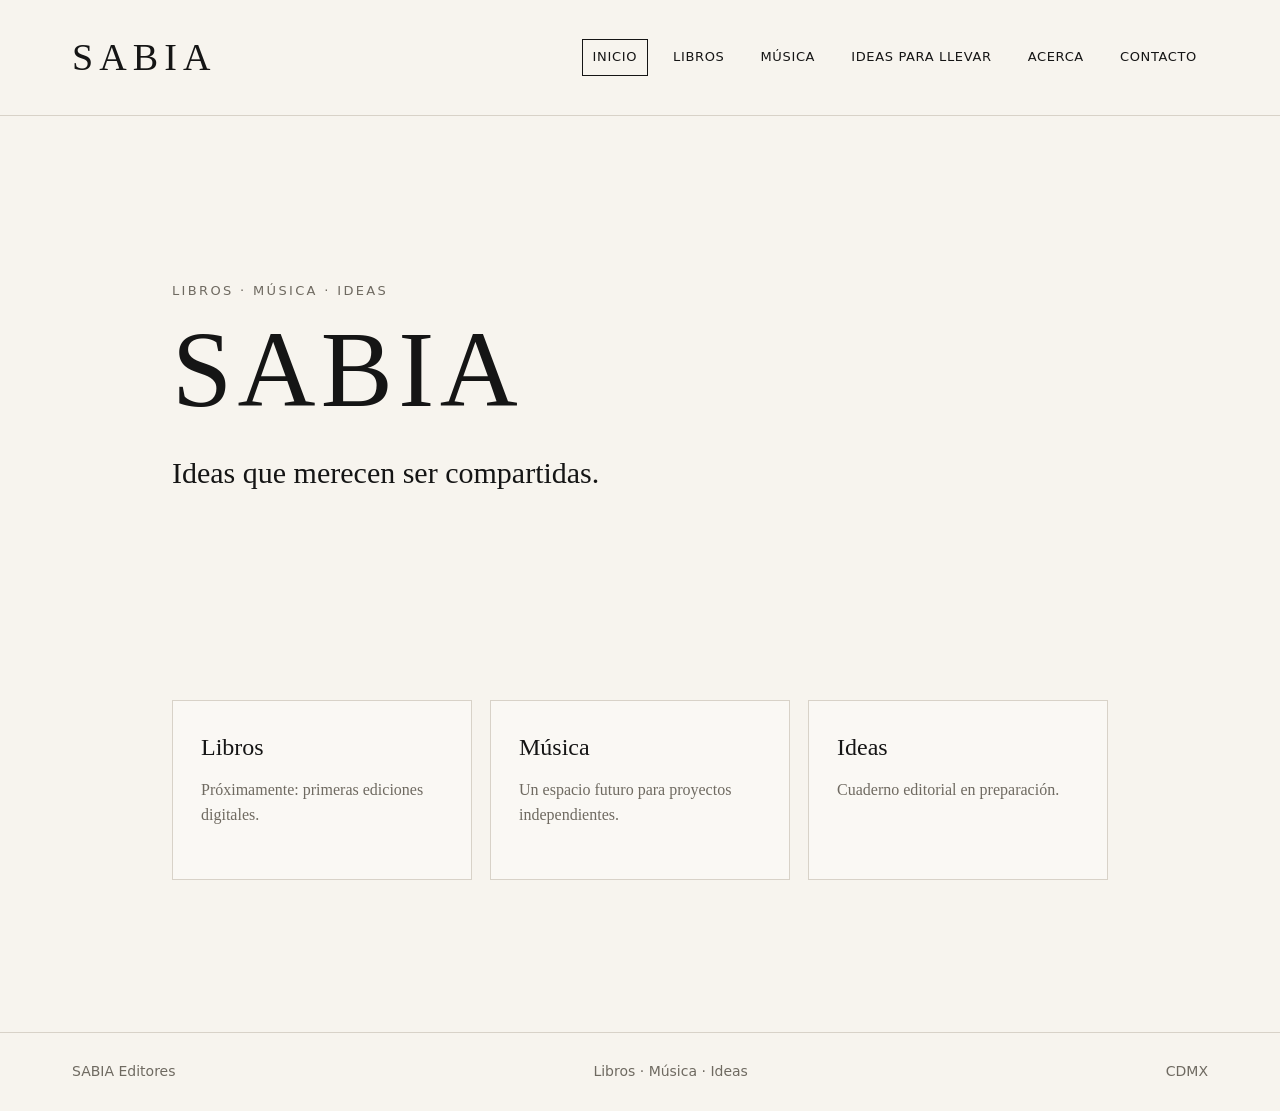
<file: index.html>
<!doctype html>
<html lang="es">
<head>
  <meta charset="utf-8">
  <meta name="viewport" content="width=device-width, initial-scale=1">
  <title>SABIA</title>
  <meta name="description" content="SABIA Editores: ideas que merecen ser compartidas.">
  <link rel="stylesheet" href="assets/css/styles.css">
</head>

<body>
  <header>
    <a class="logo" href="#">SABIA</a>

    <nav aria-label="Navegación principal">
      <a href="#" class="active">Inicio</a>

      <div class="nav-item">
        <a href="libros.html">Libros</a>
        <!--
        <div class="submenu">
          <a href="#">Catálogo</a>
          <a href="#">Biblioteca del Pensamiento Independiente</a>
          <a href="#">Doctors of Rock</a>
          <a href="#">SABIA Aula</a>
          <a href="#">Próximamente</a>
        </div>
        -->
      </div>
      <div class="nav-item">
        <a href="musica.html">Música</a>
        <!--
        <div class="submenu">
          <a href="#">Artistas</a>
          <a href="#">Álbumes</a>
          <a href="#">Próximamente</a>
        </div>
        -->
      </div>
        <!--
      <a href="#">Cuaderno</a>
      -->
      <a href="ideasParaLlevar.html">Ideas para llevar</a>
      <a href="acerca.html">Acerca</a>
      <a href="contacto.html">Contacto</a>
    </nav>
  </header>

  <main>
    <section class="hero">
      <div class="kicker">Libros · Música · Ideas</div>
      <h1>SABIA</h1>
      <p class="lead">Ideas que merecen ser compartidas.</p>
    </section>

    <section class="grid" aria-label="Secciones principales">
      <article class="card">
        <a href="libros.html">
          <h3>Libros</h3>
          <p>Próximamente: primeras ediciones digitales.</p>
        </a>
      </article>

      <article class="card">
        <a href="musica.html">
          <h3>Música</h3>
          <p>Un espacio futuro para proyectos independientes.</p>
        </a>
      </article>

      <article class="card">
        <a href="ideasParaLlevar.html">
          <h3>Ideas</h3>
          <p>Cuaderno editorial en preparación.</p>
        </a>
      </article>
    </section>
  </main>

  <footer>
    <span>SABIA Editores</span>
    <span>Libros · Música · Ideas</span>
    <span>CDMX</span>
  </footer>
</body>
</html>
</file>
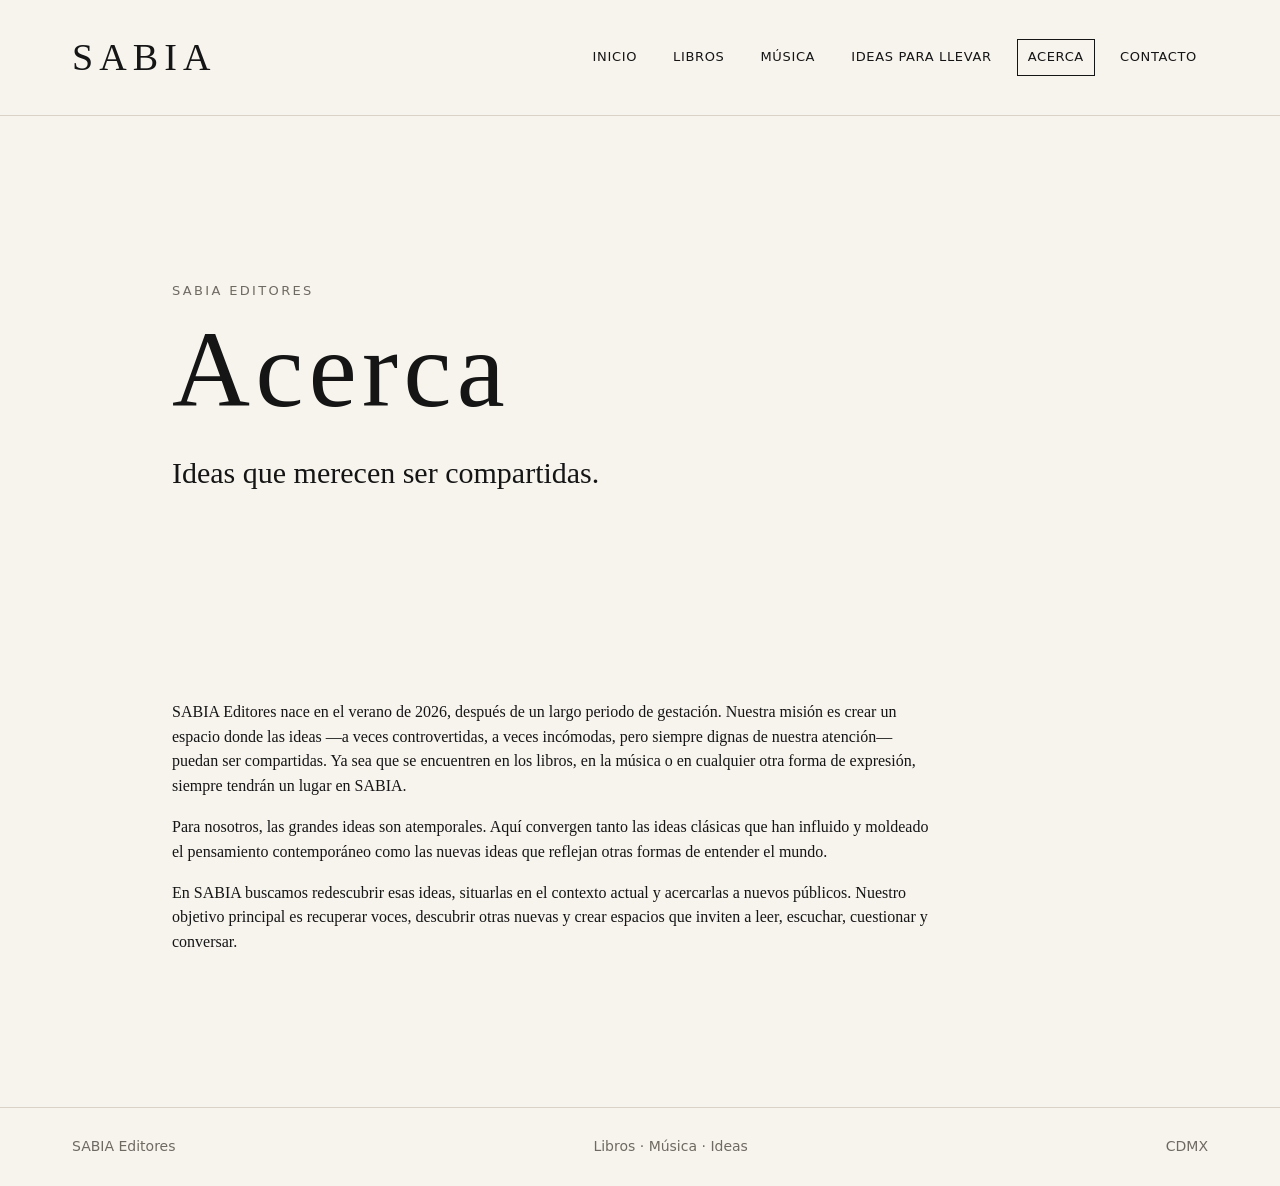
<file: acerca.html>
<!doctype html>
<html lang="es">
<head>
  <meta charset="utf-8">
  <meta name="viewport" content="width=device-width, initial-scale=1">
  <title>Acerca — SABIA</title>
  <meta
    name="description"
    content="Conoce SABIA Editores y nuestra misión: ideas que merecen ser compartidas."
  >
  <link rel="stylesheet" href="assets/css/styles.css">
</head>

<body>

  <header>
    <a class="logo" href="index.html">SABIA</a>

    <nav aria-label="Navegación principal">
      <a href="index.html">Inicio</a>
      <a href="libros.html">Libros</a>
      <a href="musica.html">Música</a>
      <!--
      <a href="cuaderno.html">Cuaderno</a>
      -->
      <a href="ideasParaLlevar.html">Ideas para llevar</a>
      <a href="#" class="active">Acerca</a>
      <a href="contacto.html">Contacto</a>
    </nav>
  </header>


  <main>

    <section class="hero narrow">
      <div class="kicker">SABIA Editores</div>

      <h1>Acerca</h1>

      <p class="lead">
        Ideas que merecen ser compartidas.
      </p>
    </section>


    <section class="about-content narrow">

      <p>
        SABIA Editores nace en el verano de 2026, después de un largo
        periodo de gestación. Nuestra misión es crear un espacio donde
        las ideas —a veces controvertidas, a veces incómodas, pero siempre
        dignas de nuestra atención— puedan ser compartidas. Ya sea que se
        encuentren en los libros, en la música o en cualquier otra forma
        de expresión, siempre tendrán un lugar en SABIA.
      </p>

      <p>
        Para nosotros, las grandes ideas son atemporales. Aquí convergen
        tanto las ideas clásicas que han influido y moldeado el pensamiento
        contemporáneo como las nuevas ideas que reflejan otras formas de
        entender el mundo.
      </p>

      <p>
        En SABIA buscamos redescubrir esas ideas, situarlas en el contexto
        actual y acercarlas a nuevos públicos. Nuestro objetivo principal
        es recuperar voces, descubrir otras nuevas y crear espacios que
        inviten a leer, escuchar, cuestionar y conversar.
      </p>

    </section>

  </main>


  <footer>
    <span>SABIA Editores</span>
    <span>Libros · Música · Ideas</span>
    <span>CDMX</span>
  </footer>

</body>
</html>
</file>
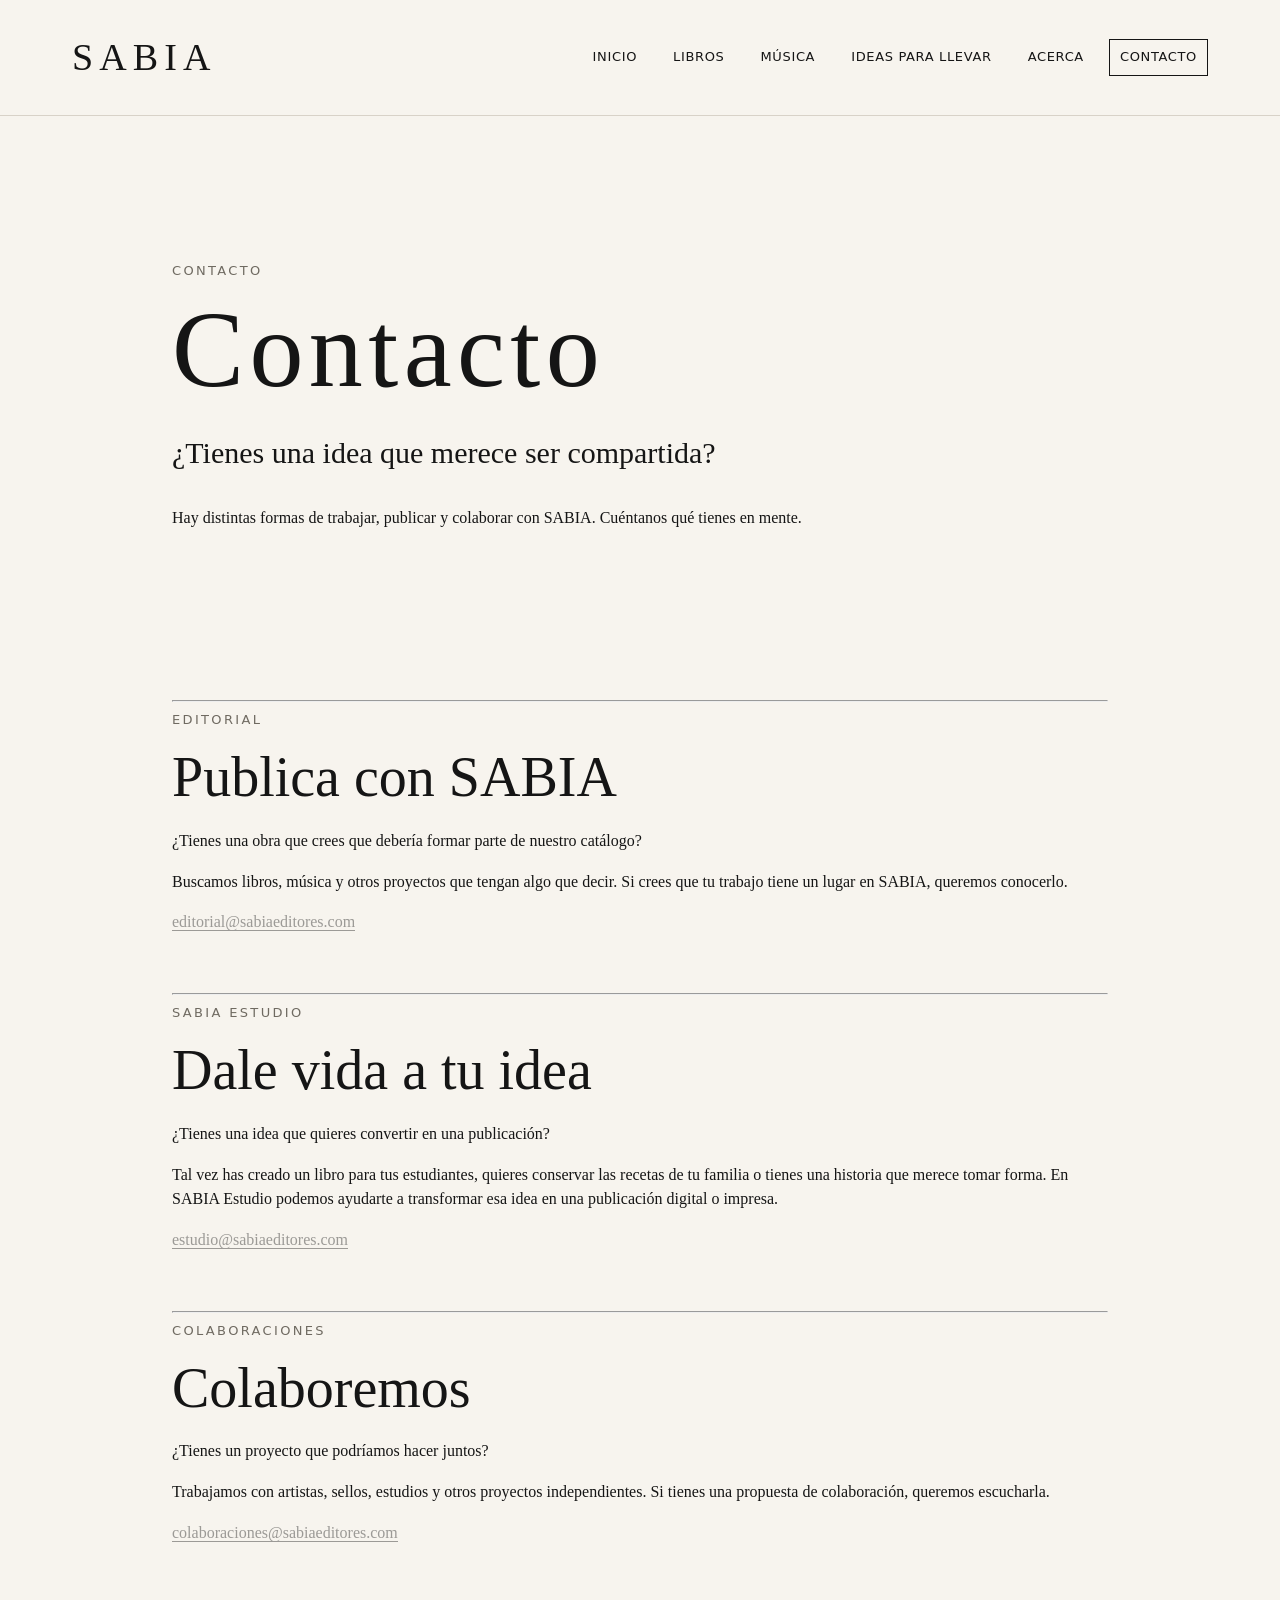
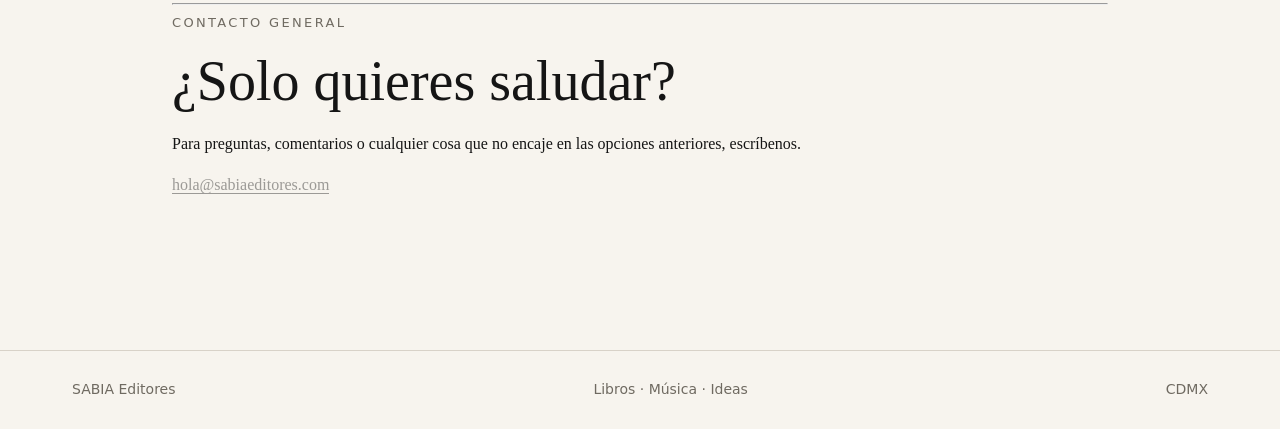
<file: contacto.html>
<!doctype html>
<html lang="es">
<head>
  <meta charset="utf-8">
  <meta name="viewport" content="width=device-width, initial-scale=1">
  <title>Contacto — SABIA</title>
  <meta
    name="description"
    content="Contacto de SABIA Editores. Publica con nosotros, desarrolla tu proyecto con SABIA Estudio o propón una colaboración."
  >
  <link rel="stylesheet" href="assets/css/styles.css">
</head>

<body>

  <header>
    <a class="logo" href="index.html">SABIA</a>

    <nav aria-label="Navegación principal">
      <a href="index.html">Inicio</a>
      <a href="libros.html">Libros</a>
      <a href="musica.html">Música</a>
      <!--
      <a href="cuaderno.html">Cuaderno</a>
      -->
      <a href="ideas-para-llevar.html">Ideas para llevar</a>
      <a href="acerca.html">Acerca</a>
      <a href="#" class="active">Contacto</a>
    </nav>
  </header>


  <main>

    <section class="hero narrow">

      <div class="kicker">Contacto</div>

      <h1>Contacto</h1>

      <p class="lead">
        ¿Tienes una idea que merece ser compartida?
      </p>

      <p>
        Hay distintas formas de trabajar, publicar y colaborar con SABIA.
        Cuéntanos qué tienes en mente.
      </p>

    </section>


    <section class="contact-options">

<hr>
      <article class="contact-option">

        <div class="kicker">Editorial</div>

        <h2>Publica con SABIA</h2>

        <p class="contact-question">
          ¿Tienes una obra que crees que debería formar parte de nuestro catálogo?
        </p>

        <p>
          Buscamos libros, música y otros proyectos que tengan algo que decir.
          Si crees que tu trabajo tiene un lugar en SABIA, queremos conocerlo.
        </p>

        <a
          class="text-link disabled-link"
          href="mailto:editorial@sabiaeditores.com"
        >
          editorial@sabiaeditores.com
        </a>

      </article>
<br>
<br>
<hr>
      <article class="contact-option">

        <div class="kicker">SABIA Estudio</div>

        <h2>Dale vida a tu idea</h2>

        <p class="contact-question">
          ¿Tienes una idea que quieres convertir en una publicación?
        </p>

        <p>
          Tal vez has creado un libro para tus estudiantes, quieres conservar
          las recetas de tu familia o tienes una historia que merece tomar forma.
          En SABIA Estudio podemos ayudarte a transformar esa idea en una
          publicación digital o impresa.
        </p>

        <a
          class="text-link disabled-link"
          href="mailto:estudio@sabiaeditores.com"
        >
          estudio@sabiaeditores.com
        </a>

      </article>

<br>
<br>
<hr>
      <article class="contact-option">

        <div class="kicker">Colaboraciones</div>

        <h2>Colaboremos</h2>

        <p class="contact-question">
          ¿Tienes un proyecto que podríamos hacer juntos?
        </p>

        <p>
          Trabajamos con artistas, sellos, estudios y otros proyectos
          independientes. Si tienes una propuesta de colaboración,
          queremos escucharla.
        </p>

        <a
          class="text-link disabled-link"
          href="mailto:colaboraciones@sabiaeditores.com"
        >
          colaboraciones@sabiaeditores.com
        </a>

      </article>
<br>
<br>
<hr>
      <article class="contact-option">

        <div class="kicker">Contacto general</div>

        <h2>¿Solo quieres saludar?</h2>

        <p>
          Para preguntas, comentarios o cualquier cosa que no encaje
          en las opciones anteriores, escríbenos.
        </p>

        <a
          class="text-link disabled-link"
          href="mailto:hola@sabiaeditores.com"
        >
          hola@sabiaeditores.com
        </a>

      </article>


    </section>

  </main>


  <footer>
    <span>SABIA Editores</span>
    <span>Libros · Música · Ideas</span>
    <span>CDMX</span>
  </footer>

</body>
</html>
</file>
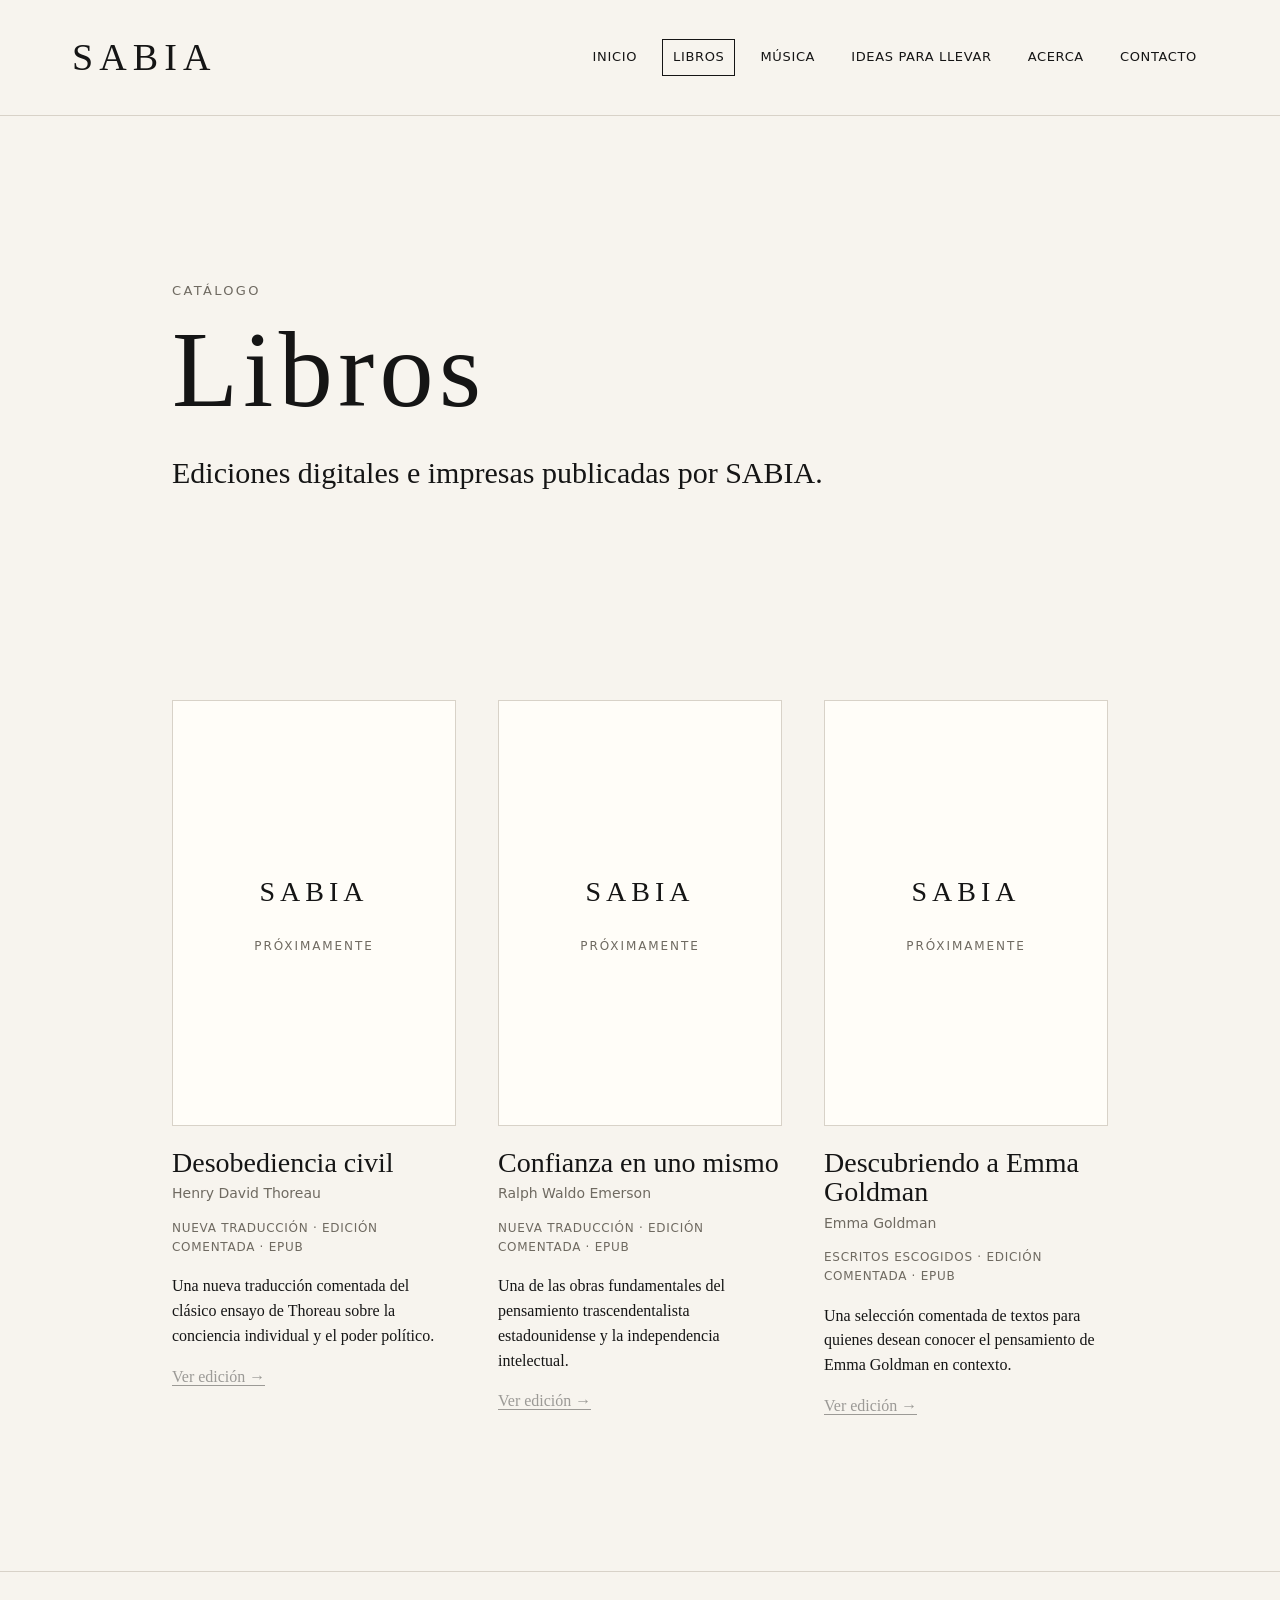
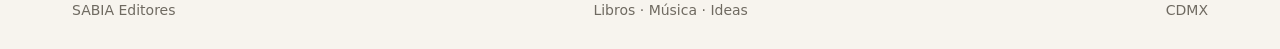
<file: libros.html>
<!doctype html>
<html lang="es">
<head>
  <meta charset="utf-8">
  <meta name="viewport" content="width=device-width, initial-scale=1">
  <title>Libros — SABIA</title>
  <meta name="description" content="Libros publicados por SABIA Editores.">
  <link rel="stylesheet" href="assets/css/styles.css">
</head>

<body>
  <header>
    <a class="logo" href="#">SABIA</a>

    <nav aria-label="Navegación principal">
      <a href="index.html">Inicio</a>
      <a href="#" class="active">Libros</a>
      <a href="musica.html">Música</a>
      <!--
      <a href="#">Cuaderno</a>
      -->
      <a href="ideasParaLlevar.html">Ideas para llevar</a>
      <a href="acerca.html">Acerca</a>
      <a href="contacto.html">Contacto</a>
    </nav>
  </header>

  <main>
    <section class="hero narrow">
      <div class="kicker">Catálogo</div>
      <h1>Libros</h1>
      <p class="lead">Ediciones digitales e impresas publicadas por SABIA.</p>
    </section>

    <section class="book-grid" aria-label="Catálogo de libros">
      <article class="book-card">
        <div class="book-cover placeholder-cover">
          <span>SABIA</span>
          <strong>Próximamente</strong>
        </div>

        <h2>Desobediencia civil</h2>
        <p class="book-author">Henry David Thoreau</p>
        <p class="book-tags">Nueva traducción · Edición comentada · EPUB</p>
        <p>Una nueva traducción comentada del clásico ensayo de Thoreau sobre la conciencia individual y el poder político.</p>
        <a class="text-link disabled-link" href="libros/libroPage.html">Ver edición →</a>
      </article>

      <article class="book-card">
        <div class="book-cover placeholder-cover">
          <span>SABIA</span>
          <strong>Próximamente</strong>
        </div>

        <h2>Confianza en uno mismo</h2>
        <p class="book-author">Ralph Waldo Emerson</p>
        <p class="book-tags">Nueva traducción · Edición comentada · EPUB</p>
        <p>Una de las obras fundamentales del pensamiento trascendentalista estadounidense y la independencia intelectual.</p>
        <a class="text-link disabled-link" href="#">Ver edición →</a>
      </article>

      <article class="book-card">
        <div class="book-cover placeholder-cover">
          <span>SABIA</span>
          <strong>Próximamente</strong>
        </div>

        <h2>Descubriendo a Emma Goldman</h2>
        <p class="book-author">Emma Goldman</p>
        <p class="book-tags">Escritos escogidos · Edición comentada · EPUB</p>
        <p>Una selección comentada de textos para quienes desean conocer el pensamiento de Emma Goldman en contexto.</p>
        <a class="text-link disabled-link" href="#">Ver edición →</a>
      </article>
    </section>
  </main>

  <footer>
    <span>SABIA Editores</span>
    <span>Libros · Música · Ideas</span>
    <span>CDMX</span>
  </footer>
</body>
</html>
</file>
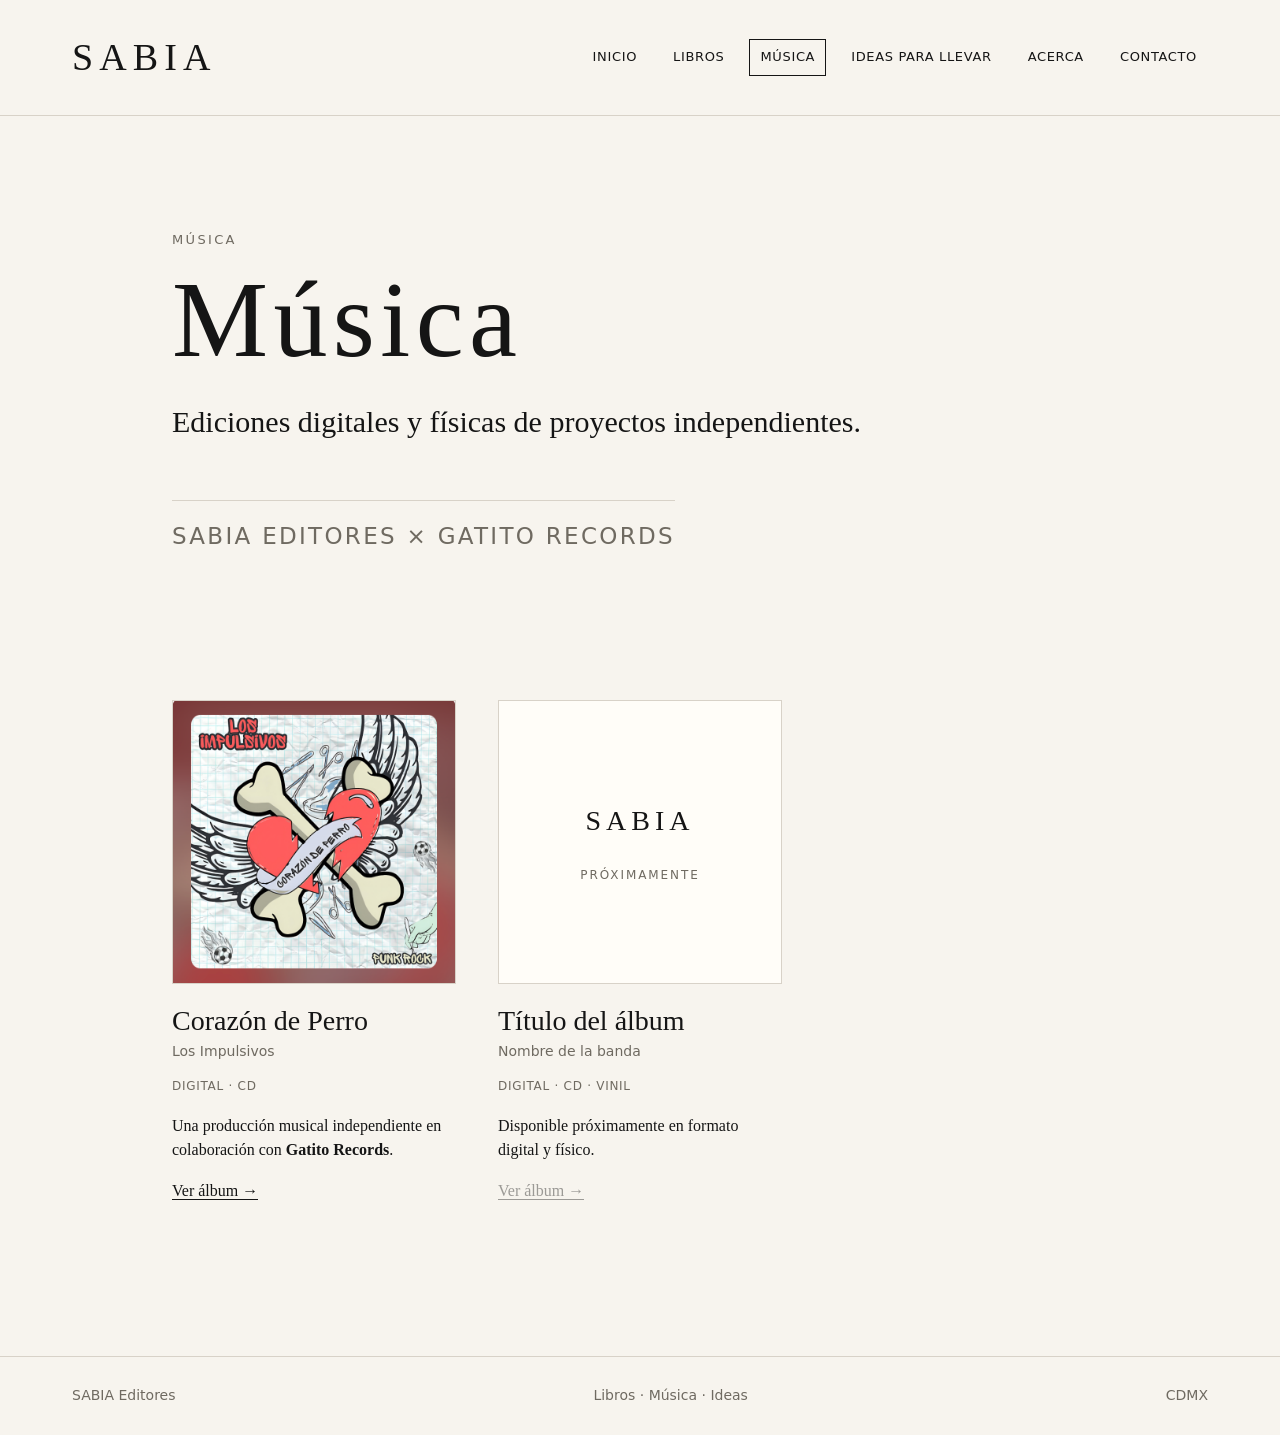
<file: musica.html>
<!doctype html>
<html lang="es">
<head>
  <meta charset="utf-8">
  <meta name="viewport" content="width=device-width, initial-scale=1">
  <title>Música — SABIA</title>
  <meta name="description" content="Música publicada y distribuida por SABIA Editores.">
  <link rel="stylesheet" href="assets/css/styles.css">
</head>

<body>
  <header>
    <a class="logo" href="#">SABIA</a>

    <nav aria-label="Navegación principal">
      <a href="index.html">Inicio</a>
      <a href="libros.html">Libros</a>
      <a href="#" class="active">Música</a>
      <!--
      <a href="#">Cuaderno</a>
      -->
      <a href="ideasParaLlevar.html">Ideas para llevar</a>
      <a href="acerca.html">Acerca</a>
      <a href="acerca.html">Contacto</a>
    </nav>
  </header>

  <main>
    <section class="hero narrow">
      <div class="kicker">Música</div>
      <h1>Música</h1>
      <p class="lead">Ediciones digitales y físicas de proyectos independientes.</p>
      <p class="collab-line">SABIA Editores × Gatito Records</p>
    </section>

    <section class="album-grid" aria-label="Catálogo de música">
      <article class="album-card">
        <img class="album-cover" src="musica/corazonDePerro.png" alt="Portada de Corazón de Perro de Los Impulsivos">

        <h2>Corazón de Perro</h2>
        <p class="album-artist">Los Impulsivos</p>
        <p class="album-tags">Digital · CD</p>
        <p>Una producción musical independiente en colaboración con <strong>Gatito Records</strong>.</p>
        <a class="text-link" href="musica/corazonDePerro.html">Ver álbum →</a>
      </article>

      <article class="album-card">
        <div class="album-cover placeholder-cover">
          <span>SABIA</span>
          <strong>Próximamente</strong>
        </div>

        <h2>Título del álbum</h2>
        <p class="album-artist">Nombre de la banda</p>
        <p class="album-tags">Digital · CD · Vinil</p>
        <p>Disponible próximamente en formato digital y físico.</p>
        <a class="text-link disabled-link" href="#">Ver álbum →</a>
      </article>
    </section>
  </main>

  <footer>
    <span>SABIA Editores</span>
    <span>Libros · Música · Ideas</span>
    <span>CDMX</span>
  </footer>
</body>
</html>
</file>
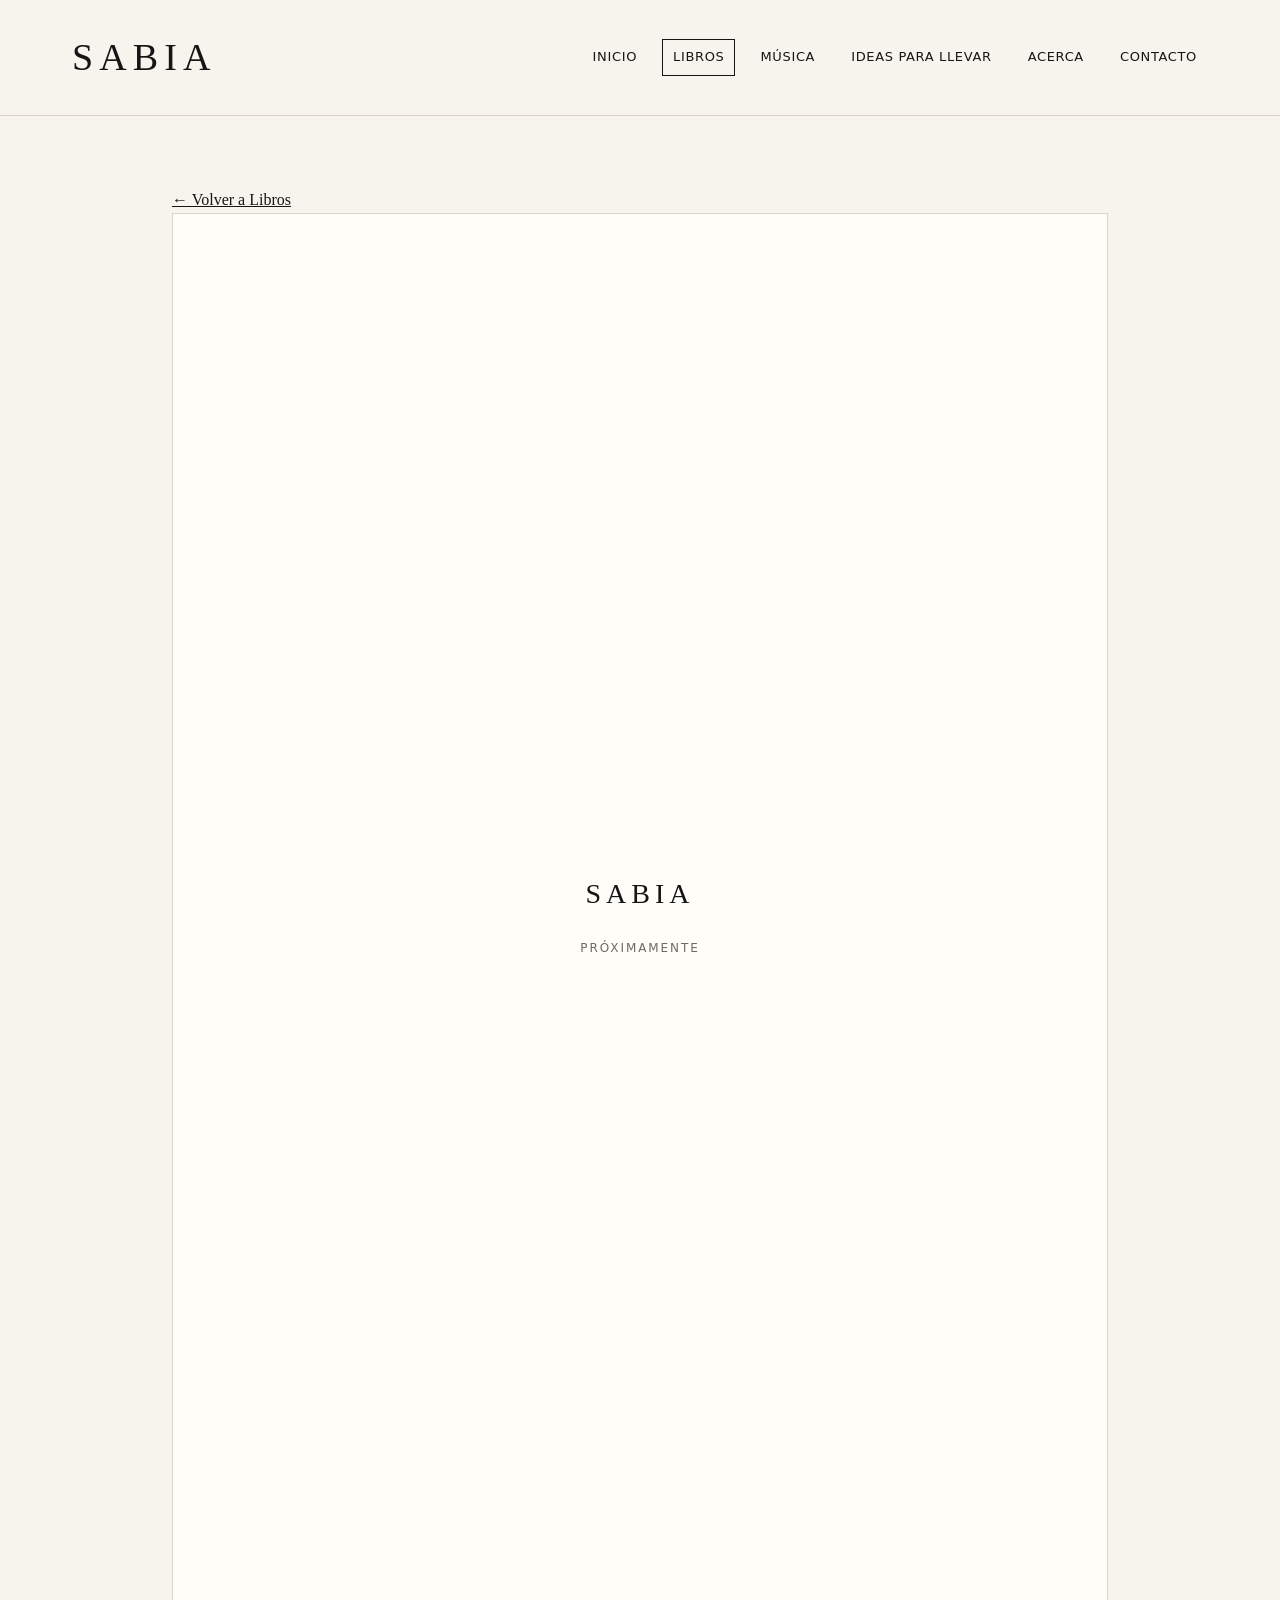
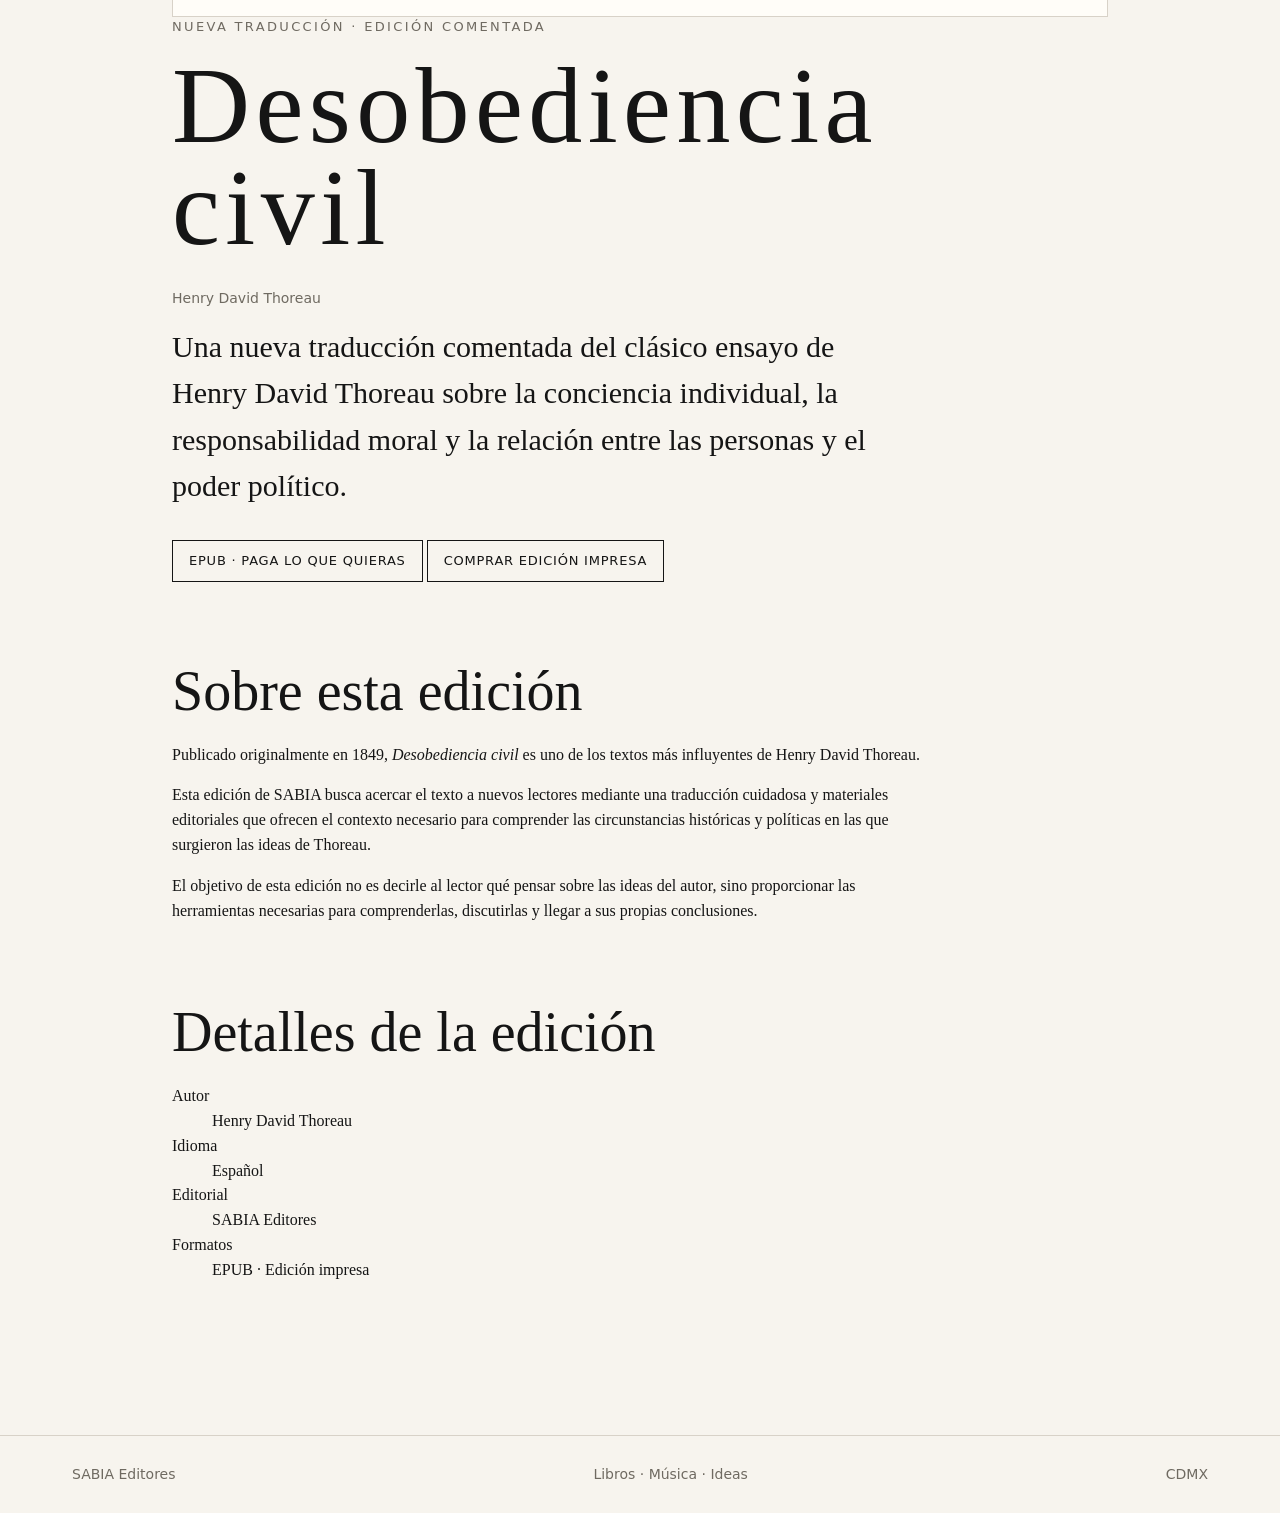
<file: libros/libropage.html>
<!doctype html>
<html lang="es">
<head>
  <meta charset="utf-8">
  <meta name="viewport" content="width=device-width, initial-scale=1">
  <title>Desobediencia civil — SABIA</title>
  <meta
    name="description"
    content="Desobediencia civil de Henry David Thoreau. Edición publicada por SABIA Editores."
  >
  <link rel="stylesheet" href="../assets/css/styles.css">
</head>

<body>

  <header>
    <a class="logo" href="../index.html">SABIA</a>

    <nav aria-label="Navegación principal">
      <a href="../index.html">Inicio</a>
      <a href="../libros.html" class="active">Libros</a>
      <a href="../musica.html">Música</a>
      <!--
      <a href="../cuaderno.html">Cuaderno</a>
      -->
      <a href="../ideas-para-llevar.html">Ideas para llevar</a>
      <a href="../acerca.html">Acerca</a>
      <a href="../contacto.html">Contacto</a>
    </nav>
  </header>


  <main>

    <a class="back-link" href="../libros.html">
      ← Volver a Libros
    </a>


    <section class="book-page">

      <div class="book-cover placeholder-cover">
        <span>SABIA</span>
        <strong>Próximamente</strong>
      </div>


      <div class="book-info">

        <div class="kicker">
          Nueva traducción · Edición comentada
        </div>

        <h1>Desobediencia civil</h1>

        <p class="book-author">
          Henry David Thoreau
        </p>


        <p class="lead">
          Una nueva traducción comentada del clásico ensayo de
          Henry David Thoreau sobre la conciencia individual,
          la responsabilidad moral y la relación entre las
          personas y el poder político.
        </p>


        <div class="book-actions">

          <a class="button" href="#">
            EPUB · Paga lo que quieras
          </a>

          <a class="button" href="#">
            Comprar edición impresa
          </a>

        </div>

      </div>

    </section>


    <section class="book-notes narrow">

      <h2>Sobre esta edición</h2>

      <p>
        Publicado originalmente en 1849, <em>Desobediencia civil</em>
        es uno de los textos más influyentes de Henry David Thoreau.
      </p>

      <p>
        Esta edición de SABIA busca acercar el texto a nuevos lectores
        mediante una traducción cuidadosa y materiales editoriales que
        ofrecen el contexto necesario para comprender las circunstancias
        históricas y políticas en las que surgieron las ideas de Thoreau.
      </p>

      <p>
        El objetivo de esta edición no es decirle al lector qué pensar
        sobre las ideas del autor, sino proporcionar las herramientas
        necesarias para comprenderlas, discutirlas y llegar a sus
        propias conclusiones.
      </p>

    </section>


    <section class="book-details narrow">

      <h2>Detalles de la edición</h2>

      <dl>

        <div>
          <dt>Autor</dt>
          <dd>Henry David Thoreau</dd>
        </div>

        <div>
          <dt>Idioma</dt>
          <dd>Español</dd>
        </div>

        <div>
          <dt>Editorial</dt>
          <dd>SABIA Editores</dd>
        </div>

        <div>
          <dt>Formatos</dt>
          <dd>EPUB · Edición impresa</dd>
        </div>

      </dl>

    </section>

  </main>


  <footer>
    <span>SABIA Editores</span>
    <span>Libros · Música · Ideas</span>
    <span>CDMX</span>
  </footer>

</body>
</html>
</file>
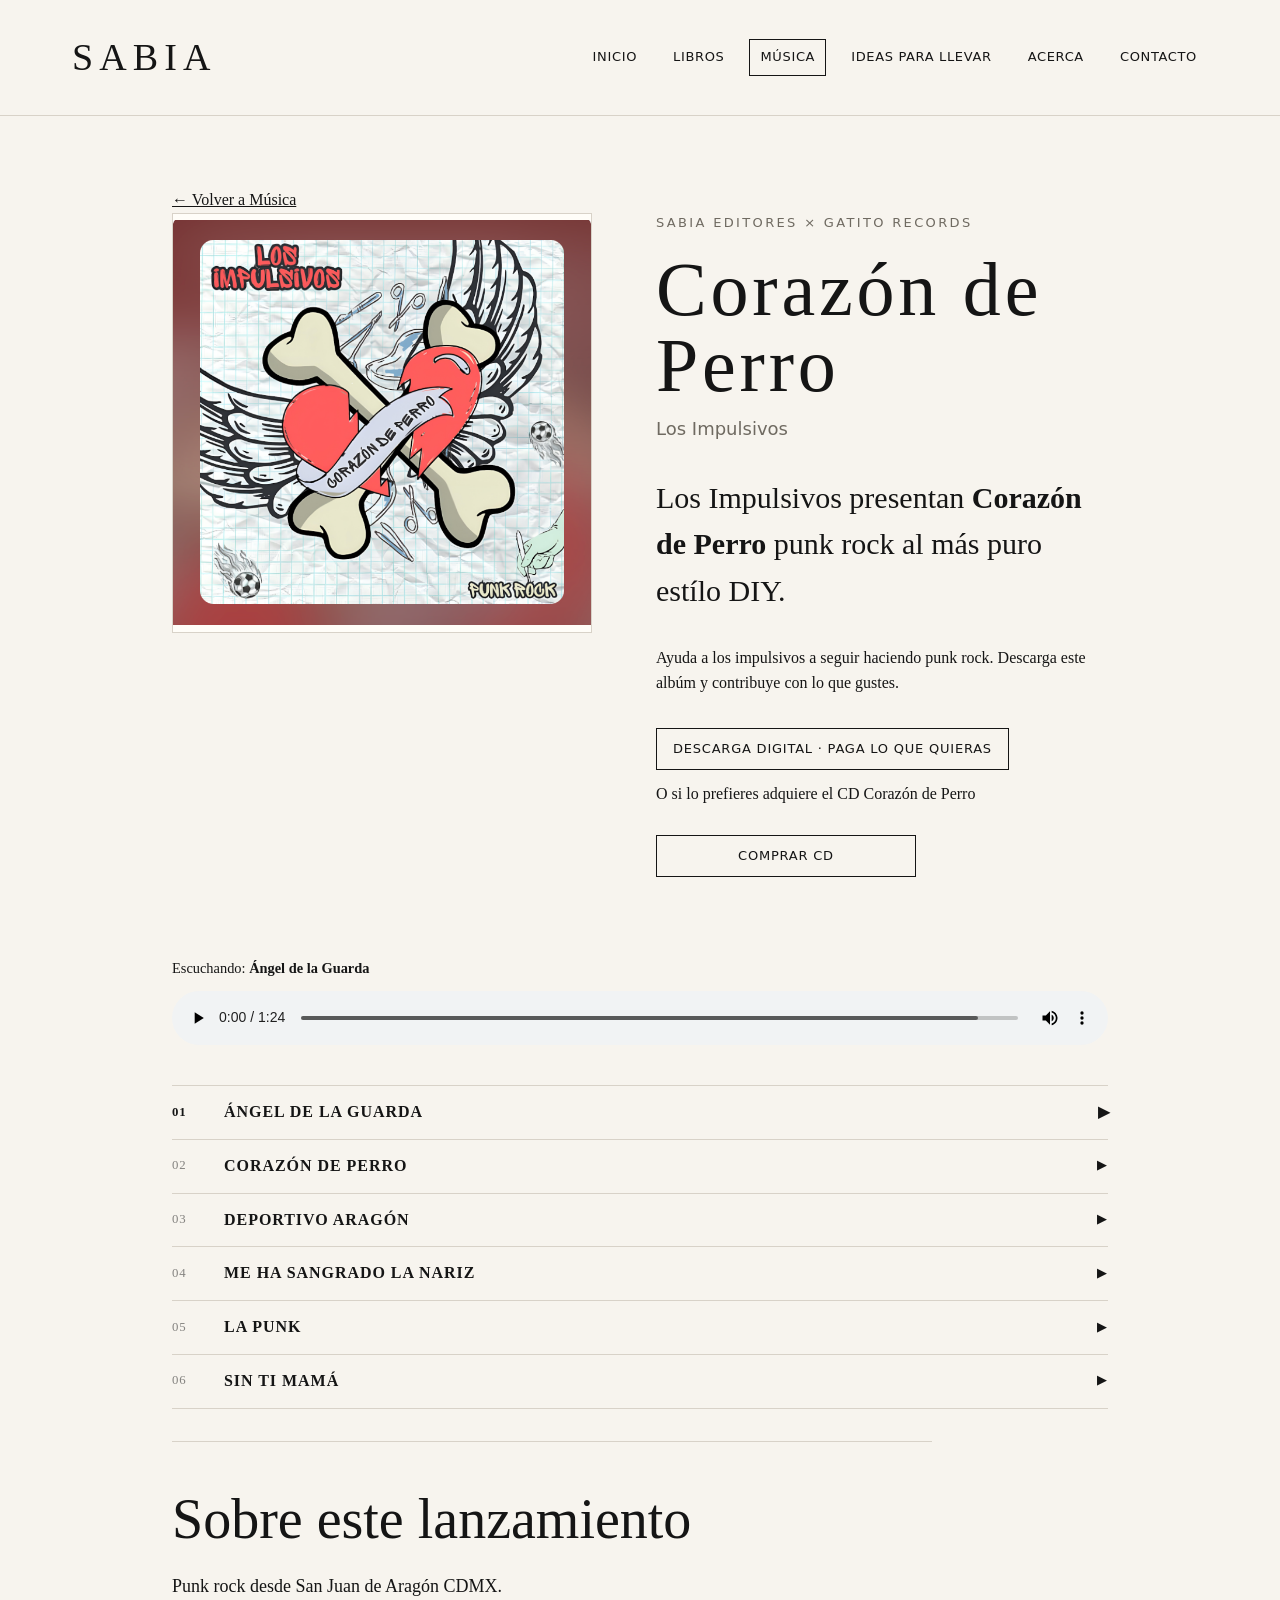
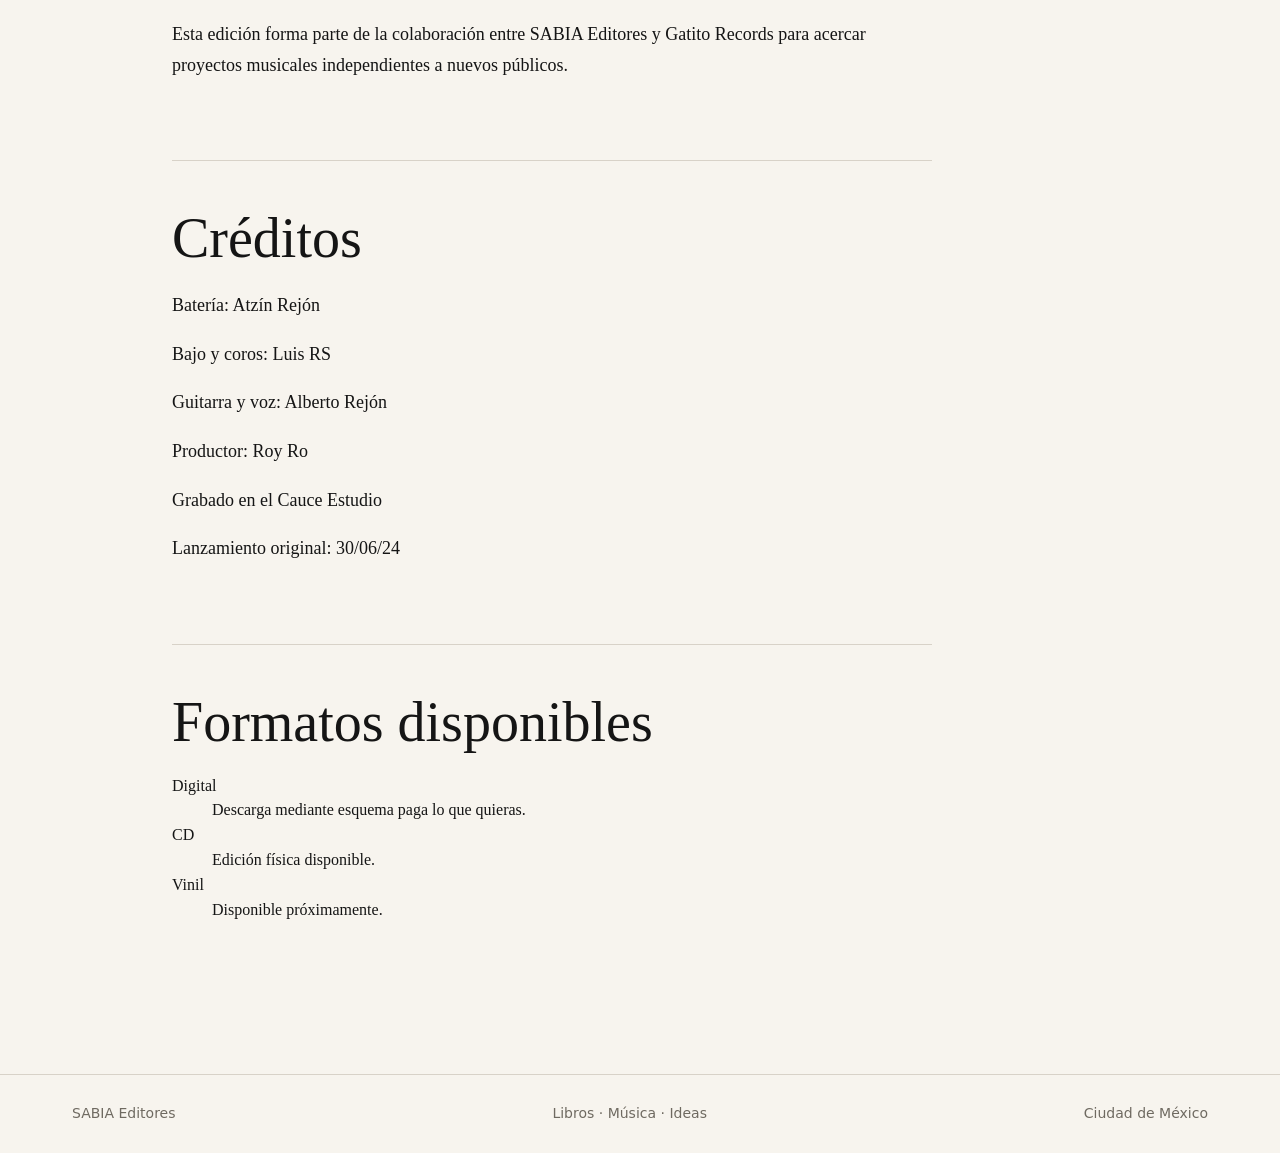
<file: musica/corazonDePerro.html>
<!doctype html>
<html lang="es">
<head>
  <meta charset="utf-8">
  <meta name="viewport" content="width=device-width, initial-scale=1">
  <title>Corazón de Perro</title>

  <meta
    name="description"
    content="Escucha y consigue Corazón de Perro de Los Impulsivos, presentado por SABIA Editores."
  >

  <link rel="stylesheet" href="../assets/css/styles.css">
</head>

<body>

  <header>
    <a class="logo" href="../index.html">SABIA</a>

    <nav aria-label="Navegación principal">
      <a href="../index.html">Inicio</a>
      <a href="../libros.html">Libros</a>
      <a href="../musica.html" class="active">Música</a>
      <!--
      <a href="../cuaderno.html">Cuaderno</a>
      -->
      <a href="../ideasParaLlevar.html">Ideas para llevar</a>
      <a href="../acerca.html">Acerca</a>
      <a href="../contacto.html">Contacto</a>
    </nav>
  </header>


  <main>

    <a class="back-link" href="../musica.html">
      ← Volver a Música
    </a>


    <!-- =====================================================
         PRESENTACIÓN DEL ÁLBUM
         ===================================================== -->

    <section class="album-page">

      <div class="album-cover">

        <img
          src="corazonDePerro.png"
          alt="Portada de Corazón de Perro por Los Impulsivos"
        >

      </div>


      <div class="album-info">

        <div class="kicker">
          SABIA Editores × Gatito Records
        </div>

        <h1>Corazón de Perro</h1>

        <p class="album-artist">
          Los Impulsivos
        </p>


        <p class="lead">
          Los Impulsivos presentan <strong>Corazón de Perro </strong> punk rock al más puro estílo DIY. 
        </p>
        <p>Ayuda a los impulsivos a seguir haciendo punk rock. Descarga este albúm y contribuye con lo que gustes.</p>

        <div class="album-actions">

          <a
            class="button"
            href="https://sabiaeditores.gumroad.com/l/mvlbr"
            target="_blank"
            rel="noopener"
          >
            Descarga digital · paga lo que quieras
          </a>
<p>O si lo prefieres adquiere el CD Corazón de Perro</p>
          <a
            class="button"
            href="#"
            target="_blank"
            rel="noopener"
          >
            Comprar CD
          </a>
<!--
          <a
            class="button"
            href="#"
            target="_blank"
            rel="noopener"
          >
            Comprar vinil
          </a>
-->
        </div>

      </div>

    </section>



    <!-- =====================================================
         REPRODUCTOR
         ===================================================== -->

    <div class="album-player">

          <p class="now-playing">

            Escuchando:

            <strong id="current-track">

              Ángel de la Guarda

            </strong>

          </p>

          <audio

            id="audio-player"

            controls

            preload="metadata"

          >

            <source

              src="corazonDePerro/angel_de_la_guarda.mp3"

              type="audio/mpeg"

            >

            Tu navegador no soporta la reproducción de audio.

          </audio>

        </div>

        <!-- =========================================

             TRACKLIST

             ========================================= -->

        <div class="album-tracklist">

          <button

            class="track-button active-track"

            data-src="corazonDePerro/angel_de_la_guarda.mp3"

            data-title="Ángel de la Guarda"

          >

            <span class="track-number">01</span>

            <span class="track-title">Ángel de la Guarda</span>

            <span class="track-play">▶</span>

          </button>

          <button

            class="track-button"

            data-src="corazonDePerro/corazon_de_perro.mp3"

            data-title="Corazón de Perro"

          >

            <span class="track-number">02</span>

            <span class="track-title">Corazón de Perro</span>

            <span class="track-play">▶</span>

          </button>

          <button

            class="track-button"

            data-src="corazonDePerro/deportivo_aragon.mp3"

            data-title="Deportivo Aragón"

          >

            <span class="track-number">03</span>

            <span class="track-title">Deportivo Aragón</span>

            <span class="track-play">▶</span>

          </button>

          <button

            class="track-button"

            data-src="corazonDePerro/me_ha_sangrado_la_nariz.mp3"

            data-title="Me ha sangrado la Nariz"

          >

            <span class="track-number">04</span>

            <span class="track-title">Me ha sangrado la Nariz</span>

            <span class="track-play">▶</span>

          </button>

          <button

            class="track-button"

            data-src="corazonDePerro/la_punk.mp3"

            data-title="La Punk"

          >

            <span class="track-number">05</span>

            <span class="track-title">La Punk</span>

            <span class="track-play">▶</span>

          </button>

          <button

            class="track-button"

            data-src="corazonDePerro/sin_ti_mama.mp3"

            data-title="Sin ti Mamá"

          >

            <span class="track-number">06</span>

            <span class="track-title">Sin ti Mamá</span>

            <span class="track-play">▶</span>

          </button>

        </div>



    <!-- =====================================================
         SOBRE EL ÁLBUM
         ===================================================== -->

    <section class="album-notes narrow">

      <h2>Sobre este lanzamiento</h2>

      <p>
        Punk rock desde San Juan de Aragón CDMX.
      </p>

      <p>
        Esta edición forma parte de la colaboración entre SABIA Editores
        y Gatito Records para acercar proyectos musicales independientes
        a nuevos públicos.
      </p>

    </section>



    <!-- =====================================================
         CRÉDITOS
         ===================================================== -->

    <section class="album-notes narrow">

      <h2>Créditos</h2>
      <p> 
        Batería: Atzín Rejón
      </p>
      <p>
        Bajo y coros: Luis RS
      </p>
      <p>
        Guitarra y voz: Alberto Rejón
      </p>
      <p>
        Productor: Roy Ro
      </p>
      <p>
        Grabado en el Cauce Estudio
      </p>

      <p>
        Lanzamiento original: 30/06/24
      </p>

    </section>



    <!-- =====================================================
         FORMATOS
         ===================================================== -->

    <section class="album-notes narrow">

      <h2>Formatos disponibles</h2>

      <dl>

        <div>
          <dt>Digital</dt>
          <dd>Descarga mediante esquema paga lo que quieras.</dd>
        </div>

        <div>
          <dt>CD</dt>
          <dd>Edición física disponible.</dd>
        </div>

        <div>
          <dt>Vinil</dt>
          <dd>Disponible próximamente.</dd>
        </div>

      </dl>

    </section>

  </main>


  <footer>
    <span>SABIA Editores</span>
    <span>Libros · Música · Ideas</span>
    <span>Ciudad de México</span>
  </footer>
 <script src="../assets/css/js/player.js"></script>
</body>
</html>
</file>
<file: assets/css/styles.css>
/* =========================================================
   SABIA Editores — Global Stylesheet
   Version: 0.1
   Purpose: Base styles for the whole site.
   ========================================================= */

:root {
  --bg: #f7f4ee;
  --paper: #fffdf8;
  --ink: #151515;
  --muted: #6f6a61;
  --line: #d8d2c8;
  --soft-line: #e9e3d8;

  --max-width: 1080px;
  --space-page: clamp(24px, 6vw, 72px);

  --font-serif: Georgia, "Times New Roman", serif;
  --font-sans: system-ui, -apple-system, BlinkMacSystemFont, "Segoe UI", sans-serif;
}

/* ---------- Reset / Base ---------- */

* {
  box-sizing: border-box;
}

html {
  scroll-behavior: smooth;
}

html,
body {
  margin: 0;
  padding: 0;
}

body {
  background: var(--bg);
  color: var(--ink);
  font-family: var(--font-serif);
  line-height: 1.55;
  text-rendering: optimizeLegibility;
}

img,
svg,
video {
  max-width: 100%;
  height: auto;
}

a {
  color: inherit;
}

/* ---------- Header / Navigation ---------- */

header {
  padding: 28px var(--space-page);
  border-bottom: 1px solid var(--line);
  display: flex;
  align-items: center;
  justify-content: space-between;
  gap: 28px;
}

.logo {
  color: var(--ink);
  font-family: var(--font-serif);
  font-size: clamp(28px, 4vw, 38px);
  letter-spacing: 0.16em;
  text-decoration: none;
}

nav {
  display: flex;
  align-items: center;
  gap: 14px;
  flex-wrap: wrap;
  font-family: var(--font-sans);
  font-size: 13px;
  letter-spacing: 0.05em;
  text-transform: uppercase;
}

nav a {
  color: var(--ink);
  text-decoration: none;
  padding: 7px 10px;
  border: 1px solid transparent;
}

nav a:hover,
nav a:focus {
  border-color: var(--line);
}

nav a.active {
  border-color: var(--ink);
}

.nav-item {
  position: relative;
}

.submenu {
  display: none;
  position: absolute;
  top: calc(100% + 6px);
  left: 0;
  min-width: 250px;
  background: var(--bg);
  border: 1px solid var(--line);
  padding: 8px;
  z-index: 20;
  box-shadow: 0 16px 30px rgba(0, 0, 0, 0.06);
}

.submenu a {
  display: block;
  padding: 9px 10px;
  text-transform: none;
  letter-spacing: 0.02em;
  font-size: 14px;
}

.nav-item:hover .submenu,
.nav-item:focus-within .submenu {
  display: block;
}

/* ---------- Layout ---------- */

main {
  max-width: var(--max-width);
  margin: 0 auto;
  padding: 72px var(--space-page);
}

section {
  margin-bottom: 80px;
}

.hero {
  min-height: 48vh;
  display: flex;
  flex-direction: column;
  justify-content: center;
  align-items: flex-start;
}

.kicker {
  margin-bottom: 18px;
  color: var(--muted);
  font-family: var(--font-sans);
  font-size: 13px;
  letter-spacing: 0.18em;
  text-transform: uppercase;
}

h1,
h2,
h3 {
  font-weight: 400;
  margin-top: 0;
}

h1 {
  margin-bottom: 28px;
  font-size: clamp(48px, 9vw, 108px);
  line-height: 0.95;
  letter-spacing: 0.05em;
}

h2 {
  margin-bottom: 22px;
  font-size: clamp(30px, 5vw, 56px);
  line-height: 1.05;
}

h3 {
  margin-bottom: 12px;
  font-size: 24px;
}

p {
  margin-top: 0;
}

.lead {
  max-width: 720px;
  font-size: clamp(20px, 2.4vw, 30px);
}

/* ---------- Cards / Grids ---------- */

.grid {
  display: grid;
  grid-template-columns: repeat(3, 1fr);
  gap: 18px;
}

.card {
  min-height: 180px;
  padding: 28px;
  border: 1px solid var(--line);
  background: rgba(255, 255, 255, 0.35);
}

.card p {
  color: var(--muted);
  margin-bottom: 0;
}

.card a {
  text-decoration: none;
}

.card:hover {
  border-color: var(--ink);
}

/* ---------- Buttons / Links ---------- */

.button,
button {
  display: inline-block;
  padding: 10px 16px;
  border: 1px solid var(--ink);
  background: transparent;
  color: var(--ink);
  font-family: var(--font-sans);
  font-size: 13px;
  letter-spacing: 0.06em;
  text-transform: uppercase;
  text-decoration: none;
  cursor: pointer;
}

.button:hover,
button:hover {
  background: var(--ink);
  color: var(--bg);
}

.text-link {
  text-decoration: none;
  border-bottom: 1px solid var(--ink);
}

/* ---------- Footer ---------- */

footer {
  padding: 28px var(--space-page);
  border-top: 1px solid var(--line);
  color: var(--muted);
  font-family: var(--font-sans);
  font-size: 14px;
  display: flex;
  justify-content: space-between;
  gap: 20px;
  flex-wrap: wrap;
}

/* ---------- Utility Classes ---------- */

.muted {
  color: var(--muted);
}

.divider {
  border-top: 1px solid var(--line);
  margin: 48px 0;
}

.narrow {
  max-width: 760px;
}

.center {
  text-align: center;
}


.hide {
  display: none;
}

/* ---------- Responsive ---------- */

@media (max-width: 820px) {
  header {
    align-items: flex-start;
    flex-direction: column;
  }

  nav {
    gap: 8px;
  }

  .submenu {
    position: static;
    box-shadow: none;
    margin-top: 4px;
  }

  main {
    padding-top: 48px;
  }

  .grid {
    grid-template-columns: 1fr;
  }
}

@media (max-width: 520px) {
  nav a {
    padding: 6px 8px;
  }

  section {
    margin-bottom: 56px;
  }

  .card {
    padding: 22px;
  }
}

/* ---------- Book Catalog ---------- */

.book-grid {
  display: grid;
  grid-template-columns: repeat(3, 1fr);
  gap: 42px;
}

.book-card h2 {
  font-size: 28px;
  margin: 22px 0 6px;
}

.book-author {
  color: var(--muted);
  font-family: var(--font-sans);
  font-size: 14px;
  margin-bottom: 14px;
}

.book-tags {
  font-family: var(--font-sans);
  font-size: 12px;
  letter-spacing: 0.06em;
  text-transform: uppercase;
  color: var(--muted);
  margin-bottom: 18px;
}

.book-cover {
  aspect-ratio: 2 / 3;
  border: 1px solid var(--line);
  background: var(--paper);
  display: flex;
  flex-direction: column;
  align-items: center;
  justify-content: center;
}

.placeholder-cover span {
  font-size: 28px;
  letter-spacing: 0.18em;
}

.placeholder-cover strong {
  margin-top: 24px;
  font-family: var(--font-sans);
  font-size: 12px;
  letter-spacing: 0.16em;
  text-transform: uppercase;
  font-weight: 400;
  color: var(--muted);
}

@media (max-width: 820px) {
  .book-grid {
    grid-template-columns: 1fr;
  }
}

/* ---------- Music Catalog ---------- */

.collab-line {
  margin-top: 24px;
  padding-top: 18px;
  border-top: 1px solid var(--line);
  color: var(--muted);
  font-family: var(--font-sans);
  font-size: 23px;
  letter-spacing: 0.1em;
  text-transform: uppercase;
}

.album-grid {
  display: grid;
  grid-template-columns: repeat(3, 1fr);
  gap: 42px;
}

.album-card h2 {
  font-size: 28px;
  margin: 22px 0 6px;
}

.album-artist {
  color: var(--muted);
  font-family: var(--font-sans);
  font-size: 14px;
  margin-bottom: 14px;
}

.album-tags {
  color: var(--muted);
  font-family: var(--font-sans);
  font-size: 12px;
  letter-spacing: 0.06em;
  text-transform: uppercase;
  margin-bottom: 18px;
}

.album-cover {
  aspect-ratio: 1 / 1;
  border: 1px solid var(--line);
  background: var(--paper);
  display: flex;
  flex-direction: column;
  align-items: center;
  justify-content: center;
}

.album-cover.placeholder-cover span {
  font-size: 28px;
  letter-spacing: 0.18em;
}

.album-cover.placeholder-cover strong {
  margin-top: 24px;
  color: var(--muted);
  font-family: var(--font-sans);
  font-size: 12px;
  font-weight: 400;
  letter-spacing: 0.16em;
  text-transform: uppercase;
}

@media (max-width: 820px) {
  .album-grid {
    grid-template-columns: 1fr;
  }
}

/* ---------- Individual Album Page ---------- */

.album-page {
  display: grid;
  grid-template-columns: minmax(280px, 420px) 1fr;
  gap: 64px;
  align-items: start;
}

.album-page .album-cover {
  width: 100%;
}

.album-info h1 {
  font-size: clamp(42px, 7vw, 76px);
  line-height: 1;
  margin-bottom: 12px;
}

.album-info .album-artist {
  font-size: 18px;
  margin-bottom: 32px;
}

.album-info .lead {
  max-width: 620px;
  margin-bottom: 32px;
}


/* ---------- Album Actions ---------- */

.album-actions {
  display: flex;
  flex-direction: column;
  align-items: flex-start;
  gap: 12px;
  margin-top: 32px;
}

.album-actions .button {
  min-width: 260px;
  text-align: center;
}


/* ---------- Bandcamp Player ---------- */

.bandcamp-player {
  padding-top: 48px;
  border-top: 1px solid var(--line);
}

.bandcamp-player h2 {
  margin-bottom: 32px;
}

.bandcamp-player iframe {
  display: block;
  width: 100%;
  max-width: 760px;
}


/* ---------- Album Notes ---------- */

.album-notes {
  padding-top: 48px;
  border-top: 1px solid var(--line);
}

.album-notes p {
  font-size: 18px;
  line-height: 1.7;
}


/* ---------- Responsive ---------- */

@media (max-width: 820px) {

  .album-page {
    grid-template-columns: 1fr;
    gap: 40px;
  }

  .album-page .album-cover {
    max-width: 480px;
  }

  .album-actions {
    align-items: stretch;
  }

  .album-actions .button {
    width: 100%;
    min-width: 0;
  }

  .bandcamp-player iframe {
    max-width: 100%;
  }
}

/* ---------- Disabled Links ---------- */

.disabled-link {
  opacity: 0.4;
  cursor: default;
  pointer-events: none;
}
/* ---------- Album Audio Player ---------- */

.album-player {
  margin: 32px 0;
}

.now-playing {
  margin-bottom: 12px;
  font-size: 0.9rem;
}

#audio-player {
  width: 100%;
}


/* ---------- Album Tracklist ---------- */

.album-tracklist {
  margin: 24px 0 32px;
  border-top: 1px solid var(--line);
}

.track-button {
  width: 100%;
  display: grid;
  grid-template-columns: 40px 1fr 30px;
  align-items: center;
  gap: 12px;

  padding: 14px 0;

  background: transparent;
  border: 0;
  border-bottom: 1px solid var(--line);

  font: inherit;
  color: inherit;
  text-align: left;

  cursor: pointer;
}

.track-button:hover {
  opacity: 0.6;
}

.track-number {
  font-size: 0.8rem;
  opacity: 0.5;
}

.track-title {
  font-weight: 600;
}

.track-play {
  text-align: right;
  font-size: 0.8rem;
}


/* ---------- Active Track ---------- */

.track-button.active-track {
  font-weight: 700;
}

.track-button.active-track .track-number {
  opacity: 1;
}

.track-button.active-track .track-play {
  transform: scale(1.2);
}


/* ---------- Responsive ---------- */

@media (max-width: 700px) {

  .track-button {
    grid-template-columns: 32px 1fr 24px;
  }

}
</file>
